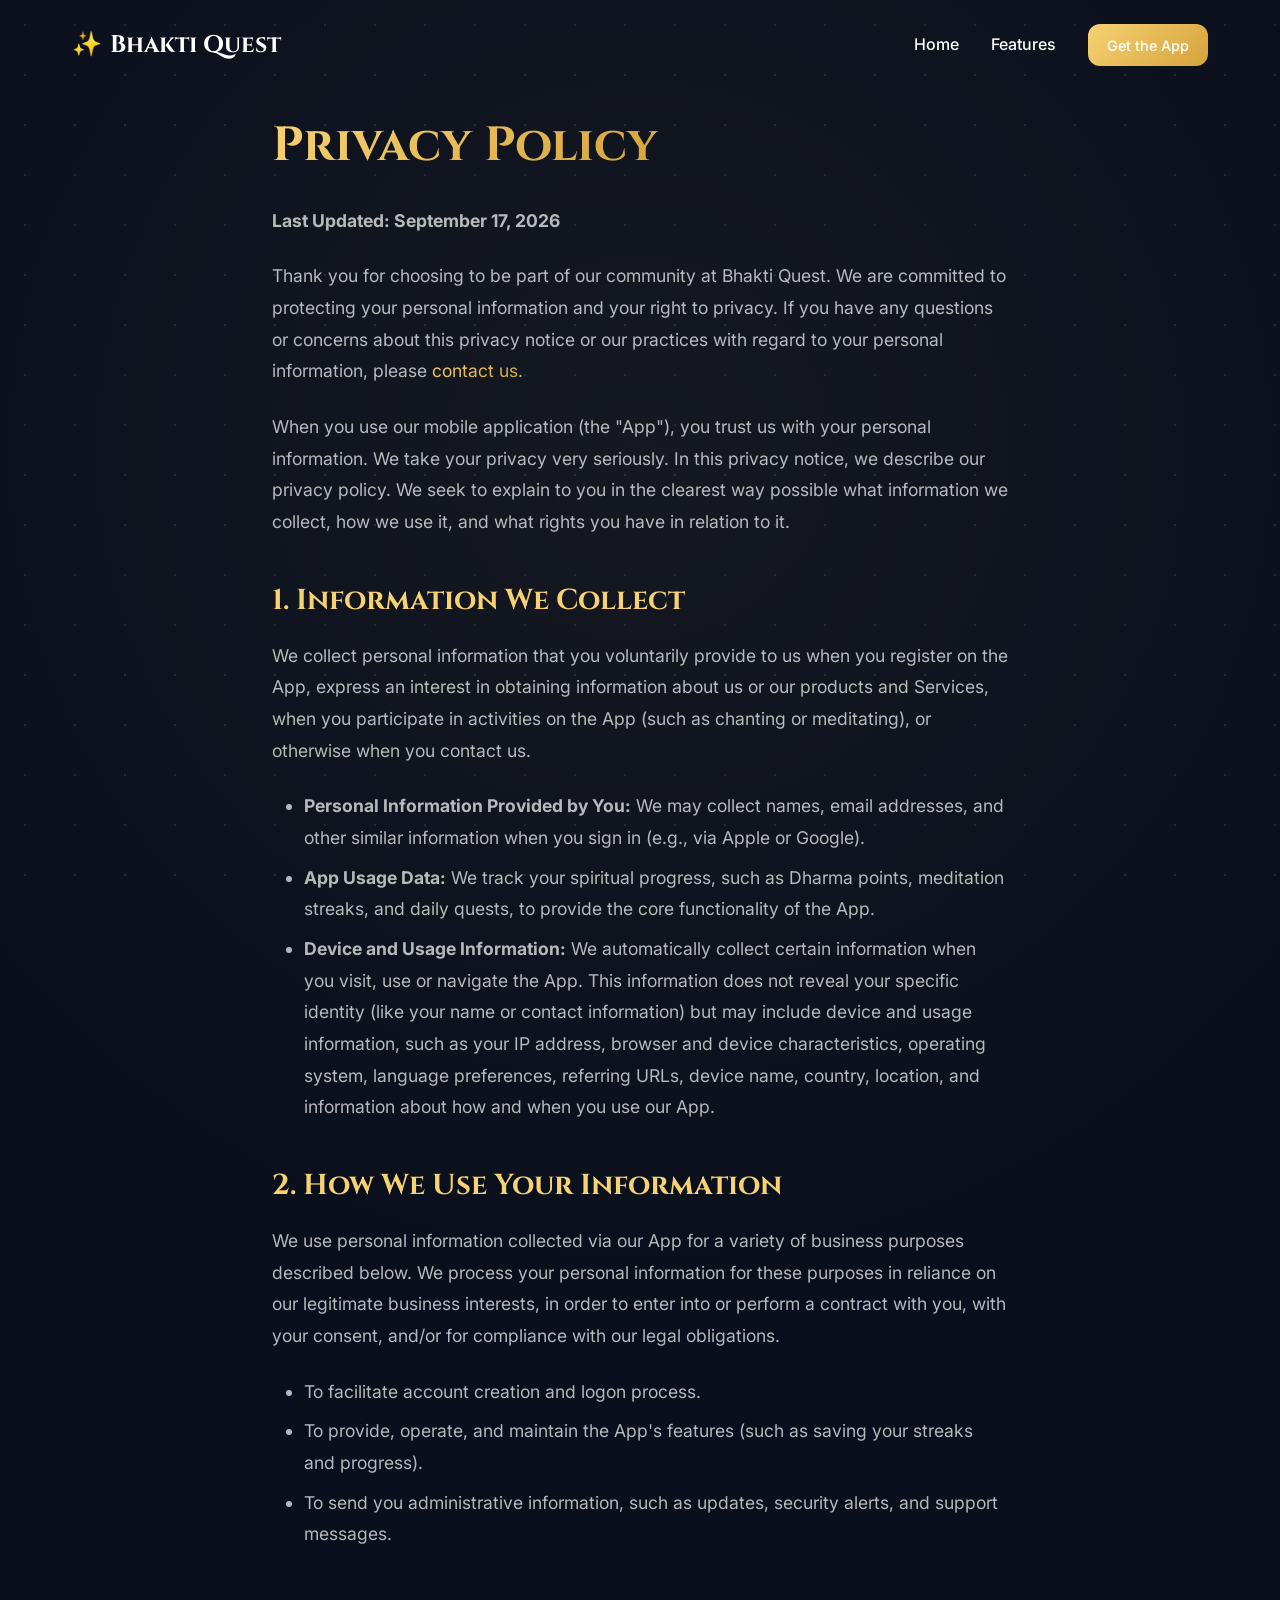
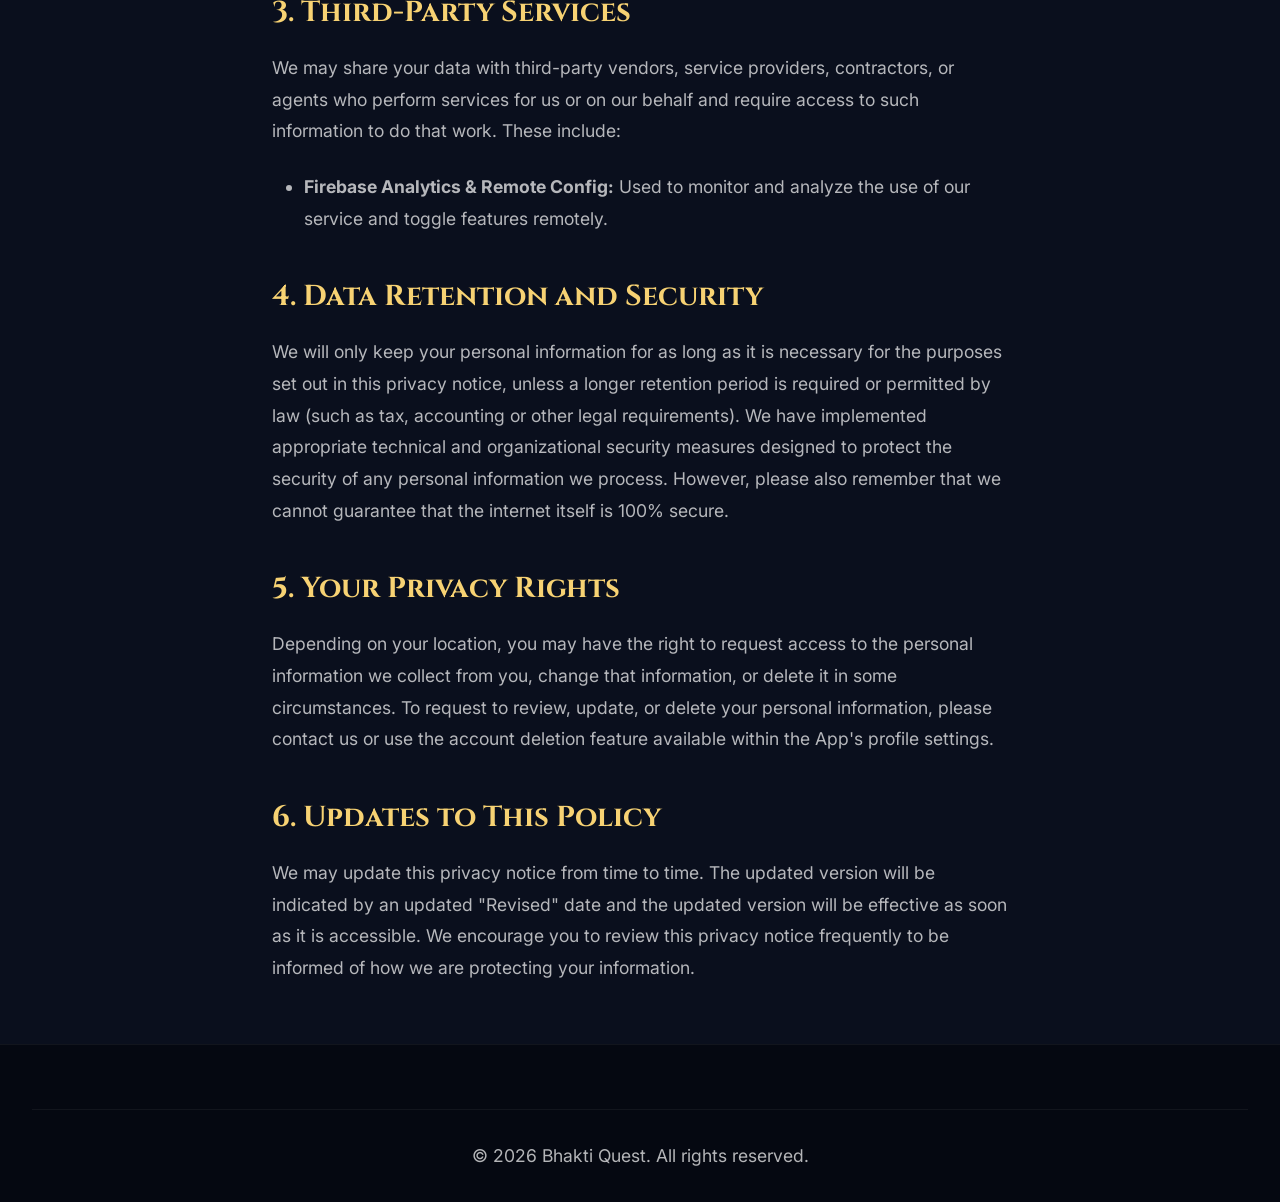
<file: privacy.html>
<!DOCTYPE html>
<html lang="en">
<head>
    <meta charset="UTF-8">
    <meta name="viewport" content="width=device-width, initial-scale=1.0">
    <title>Privacy Policy - Bhakti Quest</title>
    <meta name="description" content="Privacy Policy for the Bhakti Quest app.">
    
    <!-- Google Fonts -->
    <link rel="preconnect" href="https://fonts.googleapis.com">
    <link rel="preconnect" href="https://fonts.gstatic.com" crossorigin>
    <link href="https://fonts.googleapis.com/css2?family=Cinzel:wght@400;600;700&family=Inter:wght@300;400;500;600&display=swap" rel="stylesheet">
    
    <link rel="stylesheet" href="style.css">
    <style>
        .legal-content {
            max-width: 800px;
            margin: 120px auto 60px;
            padding: 0 2rem;
        }
        .legal-content h1 {
            font-size: 3rem;
            margin-bottom: 2rem;
            text-align: center;
        }
        .legal-content h2 {
            font-size: 1.8rem;
            margin-top: 2.5rem;
            margin-bottom: 1rem;
            color: var(--gold-primary);
        }
        .legal-content p, .legal-content ul {
            margin-bottom: 1.5rem;
            font-size: 1.1rem;
            line-height: 1.8;
            color: var(--text-secondary);
        }
        .legal-content ul {
            padding-left: 2rem;
        }
        .legal-content li {
            margin-bottom: 0.5rem;
        }
    </style>
</head>
<body>
    <!-- Background Elements -->
    <div class="bg-glow"></div>
    <div class="stars"></div>

    <!-- Navigation -->
    <nav class="navbar">
        <div class="nav-container">
            <div class="logo">
                <a href="index.html" style="text-decoration: none; display: flex; align-items: center; gap: 0.5rem; color: white;">
                    <span class="logo-icon" style="color: var(--gold-primary);">✨</span>
                    <span>Bhakti Quest</span>
                </a>
            </div>
            <div class="nav-links">
                <a href="index.html">Home</a>
                <a href="index.html#features">Features</a>
                <a href="https://apps.apple.com/us/app/bhagavad-gita-japa-mantra/id6784697625" class="btn-primary-small">Get the App</a>
            </div>
        </div>
    </nav>

    <!-- Content Section -->
    <section class="legal-content">
        <h1 class="text-gold">Privacy Policy</h1>
        <p><strong>Last Updated: September 17, 2026</strong></p>
        
        <p>Thank you for choosing to be part of our community at Bhakti Quest. We are committed to protecting your personal information and your right to privacy. If you have any questions or concerns about this privacy notice or our practices with regard to your personal information, please <a href="mailto:ruchitaramani.ios@gmail.com" class="text-gold" style="text-decoration:none;">contact us</a>.</p>
        
        <p>When you use our mobile application (the "App"), you trust us with your personal information. We take your privacy very seriously. In this privacy notice, we describe our privacy policy. We seek to explain to you in the clearest way possible what information we collect, how we use it, and what rights you have in relation to it.</p>
        
        <h2>1. Information We Collect</h2>
        <p>We collect personal information that you voluntarily provide to us when you register on the App, express an interest in obtaining information about us or our products and Services, when you participate in activities on the App (such as chanting or meditating), or otherwise when you contact us.</p>
        <ul>
            <li><strong>Personal Information Provided by You:</strong> We may collect names, email addresses, and other similar information when you sign in (e.g., via Apple or Google).</li>
            <li><strong>App Usage Data:</strong> We track your spiritual progress, such as Dharma points, meditation streaks, and daily quests, to provide the core functionality of the App.</li>
            <li><strong>Device and Usage Information:</strong> We automatically collect certain information when you visit, use or navigate the App. This information does not reveal your specific identity (like your name or contact information) but may include device and usage information, such as your IP address, browser and device characteristics, operating system, language preferences, referring URLs, device name, country, location, and information about how and when you use our App.</li>
        </ul>

        <h2>2. How We Use Your Information</h2>
        <p>We use personal information collected via our App for a variety of business purposes described below. We process your personal information for these purposes in reliance on our legitimate business interests, in order to enter into or perform a contract with you, with your consent, and/or for compliance with our legal obligations.</p>
        <ul>
            <li>To facilitate account creation and logon process.</li>
            <li>To provide, operate, and maintain the App's features (such as saving your streaks and progress).</li>
            <li>To send you administrative information, such as updates, security alerts, and support messages.</li>
        </ul>

        <h2>3. Third-Party Services</h2>
        <p>We may share your data with third-party vendors, service providers, contractors, or agents who perform services for us or on our behalf and require access to such information to do that work. These include:</p>
        <ul>
            <li><strong>Firebase Analytics & Remote Config:</strong> Used to monitor and analyze the use of our service and toggle features remotely.</li>
        </ul>

        <h2>4. Data Retention and Security</h2>
        <p>We will only keep your personal information for as long as it is necessary for the purposes set out in this privacy notice, unless a longer retention period is required or permitted by law (such as tax, accounting or other legal requirements). We have implemented appropriate technical and organizational security measures designed to protect the security of any personal information we process. However, please also remember that we cannot guarantee that the internet itself is 100% secure.</p>

        <h2>5. Your Privacy Rights</h2>
        <p>Depending on your location, you may have the right to request access to the personal information we collect from you, change that information, or delete it in some circumstances. To request to review, update, or delete your personal information, please contact us or use the account deletion feature available within the App's profile settings.</p>

        <h2>6. Updates to This Policy</h2>
        <p>We may update this privacy notice from time to time. The updated version will be indicated by an updated "Revised" date and the updated version will be effective as soon as it is accessible. We encourage you to review this privacy notice frequently to be informed of how we are protecting your information.</p>
    </section>

    <!-- Footer -->
    <footer class="footer">
        <div class="footer-bottom">
            <p>&copy; 2026 Bhakti Quest. All rights reserved.</p>
        </div>
    </footer>
</body>
</html>
</file>
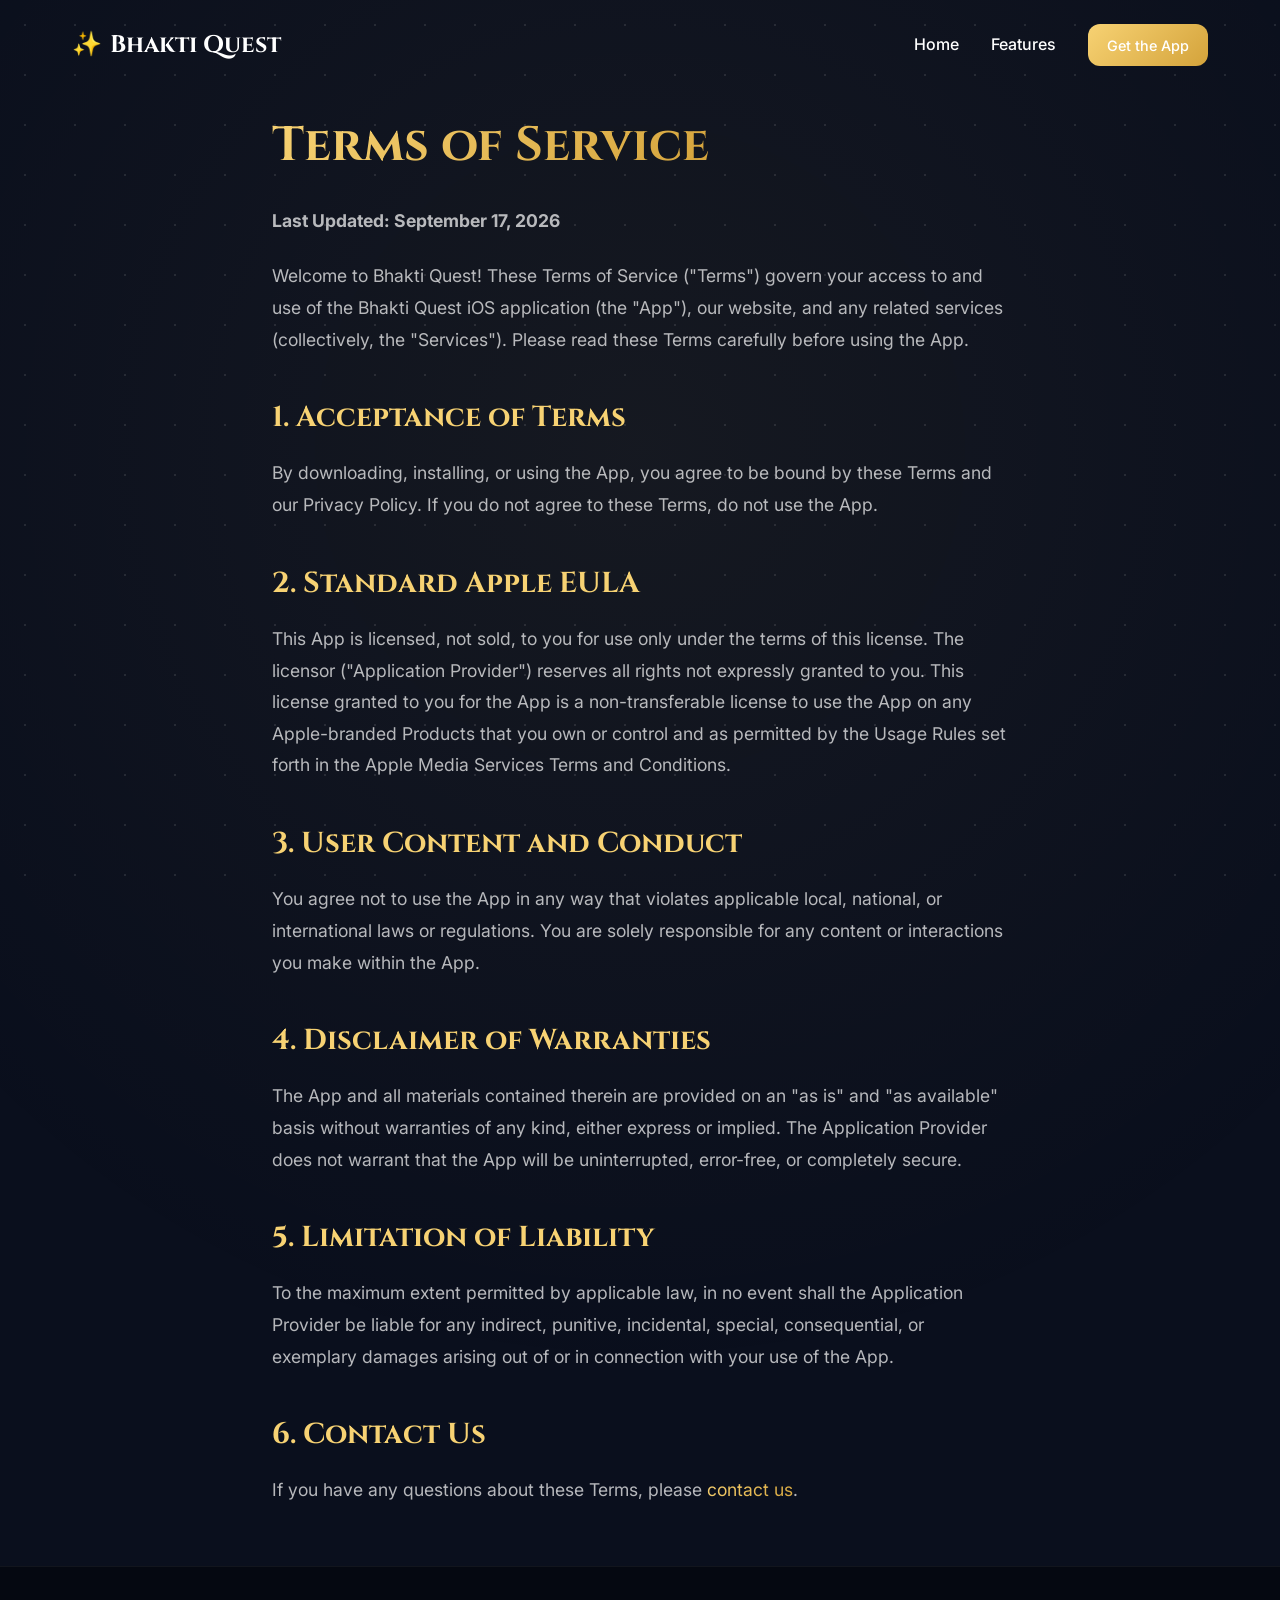
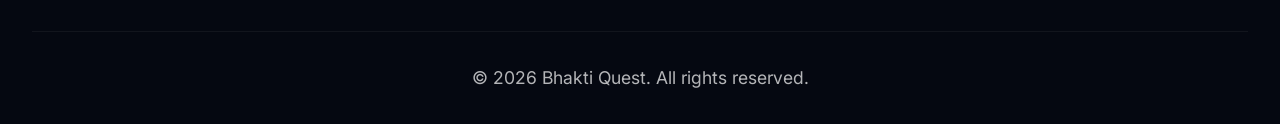
<file: terms.html>
<!DOCTYPE html>
<html lang="en">
<head>
    <meta charset="UTF-8">
    <meta name="viewport" content="width=device-width, initial-scale=1.0">
    <title>Terms of Service - Bhakti Quest</title>
    <meta name="description" content="Terms of Service for the Bhakti Quest app.">
    
    <!-- Google Fonts -->
    <link rel="preconnect" href="https://fonts.googleapis.com">
    <link rel="preconnect" href="https://fonts.gstatic.com" crossorigin>
    <link href="https://fonts.googleapis.com/css2?family=Cinzel:wght@400;600;700&family=Inter:wght@300;400;500;600&display=swap" rel="stylesheet">
    
    <link rel="stylesheet" href="style.css">
    <style>
        .legal-content {
            max-width: 800px;
            margin: 120px auto 60px;
            padding: 0 2rem;
        }
        .legal-content h1 {
            font-size: 3rem;
            margin-bottom: 2rem;
            text-align: center;
        }
        .legal-content h2 {
            font-size: 1.8rem;
            margin-top: 2.5rem;
            margin-bottom: 1rem;
            color: var(--gold-primary);
        }
        .legal-content p, .legal-content ul {
            margin-bottom: 1.5rem;
            font-size: 1.1rem;
            line-height: 1.8;
            color: var(--text-secondary);
        }
        .legal-content ul {
            padding-left: 2rem;
        }
        .legal-content li {
            margin-bottom: 0.5rem;
        }
    </style>
</head>
<body>
    <!-- Background Elements -->
    <div class="bg-glow"></div>
    <div class="stars"></div>

    <!-- Navigation -->
    <nav class="navbar">
        <div class="nav-container">
            <div class="logo">
                <a href="index.html" style="text-decoration: none; display: flex; align-items: center; gap: 0.5rem; color: white;">
                    <span class="logo-icon" style="color: var(--gold-primary);">✨</span>
                    <span>Bhakti Quest</span>
                </a>
            </div>
            <div class="nav-links">
                <a href="index.html">Home</a>
                <a href="index.html#features">Features</a>
                <a href="https://apps.apple.com/us/app/bhagavad-gita-japa-mantra/id6784697625" class="btn-primary-small">Get the App</a>
            </div>
        </div>
    </nav>

    <!-- Content Section -->
    <section class="legal-content">
        <h1 class="text-gold">Terms of Service</h1>
        <p><strong>Last Updated: September 17, 2026</strong></p>
        
        <p>Welcome to Bhakti Quest! These Terms of Service ("Terms") govern your access to and use of the Bhakti Quest iOS application (the "App"), our website, and any related services (collectively, the "Services"). Please read these Terms carefully before using the App.</p>
        
        <h2>1. Acceptance of Terms</h2>
        <p>By downloading, installing, or using the App, you agree to be bound by these Terms and our Privacy Policy. If you do not agree to these Terms, do not use the App.</p>

        <h2>2. Standard Apple EULA</h2>
        <p>This App is licensed, not sold, to you for use only under the terms of this license. The licensor ("Application Provider") reserves all rights not expressly granted to you. This license granted to you for the App is a non-transferable license to use the App on any Apple-branded Products that you own or control and as permitted by the Usage Rules set forth in the Apple Media Services Terms and Conditions.</p>

        <h2>3. User Content and Conduct</h2>
        <p>You agree not to use the App in any way that violates applicable local, national, or international laws or regulations. You are solely responsible for any content or interactions you make within the App.</p>

        <h2>4. Disclaimer of Warranties</h2>
        <p>The App and all materials contained therein are provided on an "as is" and "as available" basis without warranties of any kind, either express or implied. The Application Provider does not warrant that the App will be uninterrupted, error-free, or completely secure.</p>

        <h2>5. Limitation of Liability</h2>
        <p>To the maximum extent permitted by applicable law, in no event shall the Application Provider be liable for any indirect, punitive, incidental, special, consequential, or exemplary damages arising out of or in connection with your use of the App.</p>

        <h2>6. Contact Us</h2>
        <p>If you have any questions about these Terms, please <a href="mailto:ruchitaramani.ios@gmail.com" class="text-gold" style="text-decoration:none;">contact us</a>.</p>
    </section>

    <!-- Footer -->
    <footer class="footer">
        <div class="footer-bottom">
            <p>&copy; 2026 Bhakti Quest. All rights reserved.</p>
        </div>
    </footer>
</body>
</html>
</file>
<file: style.css>
:root {
    --bg-dark: #0A0F1D;
    --bg-glass: rgba(18, 25, 43, 0.7);
    --gold-primary: #F7D273;
    --gold-gradient: linear-gradient(135deg, #F7D273 0%, #D4A33B 100%);
    --text-primary: #FFFFFF;
    --text-secondary: rgba(255, 255, 255, 0.7);
    --border-glass: rgba(247, 210, 115, 0.15);
}

* {
    margin: 0;
    padding: 0;
    box-sizing: border-box;
}

body {
    font-family: 'Inter', sans-serif;
    background-color: var(--bg-dark);
    color: var(--text-primary);
    line-height: 1.6;
    overflow-x: hidden;
}

h1, h2, h3, .logo span {
    font-family: 'Cinzel', serif;
}

/* Background Effects */
.bg-glow {
    position: fixed;
    top: -50%;
    left: -50%;
    width: 200%;
    height: 200%;
    background: radial-gradient(circle at center, rgba(247, 210, 115, 0.05) 0%, transparent 60%);
    z-index: -2;
    pointer-events: none;
}

.stars {
    position: fixed;
    top: 0;
    left: 0;
    width: 100%;
    height: 100%;
    background-image: radial-gradient(rgba(255,255,255,0.1) 1px, transparent 1px);
    background-size: 50px 50px;
    z-index: -1;
    pointer-events: none;
}

/* Utility Classes */
.text-gold {
    background: var(--gold-gradient);
    -webkit-background-clip: text;
    -webkit-text-fill-color: transparent;
    display: inline-block;
}

.glassmorphic {
    background: var(--bg-glass);
    backdrop-filter: blur(12px);
    -webkit-backdrop-filter: blur(12px);
    border: 1px solid var(--border-glass);
    border-radius: 24px;
}

/* Typography */
h1 {
    font-size: 4.5rem;
    line-height: 1.1;
    margin-bottom: 1.5rem;
}

h2 {
    font-size: 3rem;
    margin-bottom: 1rem;
}

p {
    color: var(--text-secondary);
    font-size: 1.1rem;
}

/* Navigation */
.navbar {
    position: fixed;
    top: 0;
    left: 0;
    width: 100%;
    padding: 1.5rem 0;
    z-index: 100;
    transition: all 0.3s ease;
}

.navbar.scrolled {
    background: rgba(10, 15, 29, 0.9);
    backdrop-filter: blur(10px);
    padding: 1rem 0;
    border-bottom: 1px solid rgba(255,255,255,0.05);
}

.nav-container {
    max-width: 1200px;
    margin: 0 auto;
    padding: 0 2rem;
    display: flex;
    justify-content: space-between;
    align-items: center;
}

.logo {
    display: flex;
    align-items: center;
    gap: 0.5rem;
    font-size: 1.5rem;
    font-weight: 700;
}

.logo-icon {
    color: var(--gold-primary);
}

.nav-links {
    display: flex;
    align-items: center;
    gap: 2rem;
}

.nav-links a {
    color: var(--text-primary);
    text-decoration: none;
    font-weight: 500;
    transition: color 0.3s ease;
}

.nav-links a:hover {
    color: var(--gold-primary);
}

/* Buttons */
.btn-primary, .btn-primary-small {
    background: var(--gold-gradient);
    color: #000;
    text-decoration: none;
    font-weight: 600;
    border-radius: 12px;
    display: inline-flex;
    align-items: center;
    gap: 0.5rem;
    transition: transform 0.3s ease, box-shadow 0.3s ease;
}

.btn-primary {
    padding: 1rem 2rem;
    font-size: 1.1rem;
}

.btn-primary-small {
    padding: 0.6rem 1.2rem;
    font-size: 0.9rem;
}

.btn-primary:hover, .btn-primary-small:hover {
    transform: translateY(-2px);
    box-shadow: 0 8px 20px rgba(247, 210, 115, 0.3);
}

.btn-secondary {
    background: rgba(255, 255, 255, 0.1);
    color: var(--text-primary);
    text-decoration: none;
    padding: 1rem 2rem;
    border-radius: 12px;
    font-weight: 600;
    backdrop-filter: blur(10px);
    border: 1px solid rgba(255,255,255,0.1);
    transition: all 0.3s ease;
}

.btn-secondary:hover {
    background: rgba(255, 255, 255, 0.15);
    transform: translateY(-2px);
}

/* Hero Section */
.hero {
    position: relative;
    min-height: 100vh;
    display: flex;
    align-items: center;
    padding: 120px 2rem 60px;
    overflow: hidden;
}

.hero-bg {
    position: absolute;
    top: 0;
    left: 0;
    width: 100%;
    height: 100%;
    background-size: cover;
    background-position: center;
    background-attachment: fixed;
    z-index: -2;
}

.hero-overlay {
    position: absolute;
    top: 0;
    left: 0;
    width: 100%;
    height: 100%;
    background: linear-gradient(to right, rgba(10, 15, 29, 0.95) 0%, rgba(10, 15, 29, 0.7) 100%);
    z-index: -1;
}

.hero-content {
    max-width: 1200px;
    margin: 0 auto;
    display: grid;
    grid-template-columns: 1fr 1fr;
    gap: 4rem;
    align-items: center;
}

.badge {
    display: inline-block;
    padding: 0.4rem 1rem;
    background: rgba(247, 210, 115, 0.1);
    color: var(--gold-primary);
    border: 1px solid var(--gold-primary);
    border-radius: 20px;
    font-size: 0.9rem;
    font-weight: 500;
    margin-bottom: 1.5rem;
    text-transform: uppercase;
    letter-spacing: 1px;
}

.hero-text p {
    font-size: 1.25rem;
    margin-bottom: 2.5rem;
    max-width: 500px;
}

.hero-cta {
    display: flex;
    gap: 1rem;
}

/* Mockup */
.hero-mockup {
    position: relative;
    perspective: 1000px;
}

.phone-frame {
    width: 320px;
    height: 650px;
    border: 12px solid #1c1c1e;
    border-radius: 40px;
    overflow: hidden;
    margin: 0 auto;
    box-shadow: 0 30px 60px rgba(0,0,0,0.5), 0 0 40px rgba(247, 210, 115, 0.15);
    background: #000;
    transform: rotateY(-15deg) rotateX(5deg);
    transition: transform 0.5s ease;
}

.phone-frame:hover {
    transform: rotateY(-5deg) rotateX(2deg);
}

.mockup-img {
    width: 100%;
    height: 100%;
    object-fit: cover;
}

.floating-badge {
    position: absolute;
    background: var(--bg-glass);
    backdrop-filter: blur(10px);
    border: 1px solid var(--border-glass);
    padding: 1rem;
    border-radius: 16px;
    display: flex;
    align-items: center;
    gap: 0.8rem;
    font-weight: 500;
    box-shadow: 0 10px 30px rgba(0,0,0,0.3);
    animation: float 6s ease-in-out infinite;
}

.gold-icon {
    color: var(--gold-primary);
}

.badge-1 {
    top: 20%;
    left: -20px;
}

.badge-2 {
    bottom: 30%;
    right: -40px;
    animation-delay: 2s;
}

@keyframes float {
    0% { transform: translateY(0px); }
    50% { transform: translateY(-15px); }
    100% { transform: translateY(0px); }
}

/* Features */
.features {
    padding: 120px 2rem;
    max-width: 1200px;
    margin: 0 auto;
}

.section-header {
    text-align: center;
    margin-bottom: 4rem;
}

.section-header p {
    max-width: 600px;
    margin: 0 auto;
}

.features-grid {
    display: grid;
    grid-template-columns: repeat(auto-fit, minmax(300px, 1fr));
    gap: 2rem;
}

.feature-card {
    background: var(--bg-glass);
    border: 1px solid var(--border-glass);
    border-radius: 24px;
    padding: 2rem;
    text-align: left;
    transition: transform 0.3s ease, box-shadow 0.3s ease;
    overflow: hidden;
    position: relative;
}

.feature-card:hover {
    transform: translateY(-10px);
    box-shadow: 0 20px 40px rgba(0,0,0,0.4);
}

.feature-icon-wrapper {
    width: 60px;
    height: 60px;
    background: rgba(247, 210, 115, 0.1);
    border-radius: 16px;
    display: flex;
    align-items: center;
    justify-content: center;
    margin-bottom: 1.5rem;
}

.feature-icon {
    color: var(--gold-primary);
    width: 30px;
    height: 30px;
}

.feature-card h3 {
    font-size: 1.5rem;
    margin-bottom: 1rem;
}

.feature-mockup {
    width: 100%;
    border-radius: 12px;
    margin-top: 2rem;
    border: 1px solid rgba(255,255,255,0.1);
    transition: transform 0.5s ease;
}

.feature-card:hover .feature-mockup {
    transform: scale(1.05);
}

/* CTA Section */
.cta-section {
    padding: 60px 2rem 120px;
    max-width: 1000px;
    margin: 0 auto;
}

.cta-card {
    padding: 4rem 2rem;
    text-align: center;
    display: flex;
    flex-direction: column;
    align-items: center;
    background: linear-gradient(135deg, rgba(247, 210, 115, 0.1) 0%, rgba(18, 25, 43, 0.7) 100%);
}

.cta-card h2 {
    margin-bottom: 1rem;
}

.cta-card p {
    margin-bottom: 2rem;
    max-width: 500px;
}

.btn-primary.large {
    padding: 1.2rem 2.5rem;
    font-size: 1.2rem;
}

/* Footer */
.footer {
    background: #050811;
    padding: 4rem 2rem 2rem;
    border-top: 1px solid rgba(255,255,255,0.05);
}

.footer-content {
    max-width: 1200px;
    margin: 0 auto;
    display: grid;
    grid-template-columns: 1fr auto;
    gap: 4rem;
    margin-bottom: 3rem;
}

.footer-brand p {
    margin-top: 1rem;
    color: var(--text-secondary);
}

.footer-links {
    display: flex;
    gap: 4rem;
}

.link-column h4 {
    color: var(--gold-primary);
    margin-bottom: 1.5rem;
    font-family: 'Inter', sans-serif;
    font-weight: 600;
    text-transform: uppercase;
    letter-spacing: 1px;
    font-size: 0.9rem;
}

.link-column a {
    display: block;
    color: var(--text-secondary);
    text-decoration: none;
    margin-bottom: 0.8rem;
    transition: color 0.3s ease;
}

.link-column a:hover {
    color: var(--text-primary);
}

.footer-bottom {
    text-align: center;
    padding-top: 2rem;
    border-top: 1px solid rgba(255,255,255,0.05);
    color: rgba(255,255,255,0.3);
    font-size: 0.9rem;
}

/* Responsive */
@media (max-width: 968px) {
    .hero-content {
        grid-template-columns: 1fr;
        text-align: center;
    }
    
    .hero-cta {
        justify-content: center;
    }
    
    h1 {
        font-size: 3.5rem;
    }
    
    .hero-text p {
        margin: 0 auto 2.5rem;
    }
    
    .hero-mockup {
        margin-top: 4rem;
    }
}

@media (max-width: 768px) {
    .nav-links {
        display: none;
    }
    
    .footer-content {
        grid-template-columns: 1fr;
        gap: 2rem;
    }
    
    .hero-cta {
        flex-direction: column;
    }
    
    h1 {
        font-size: 2.8rem;
    }
}
</file>
